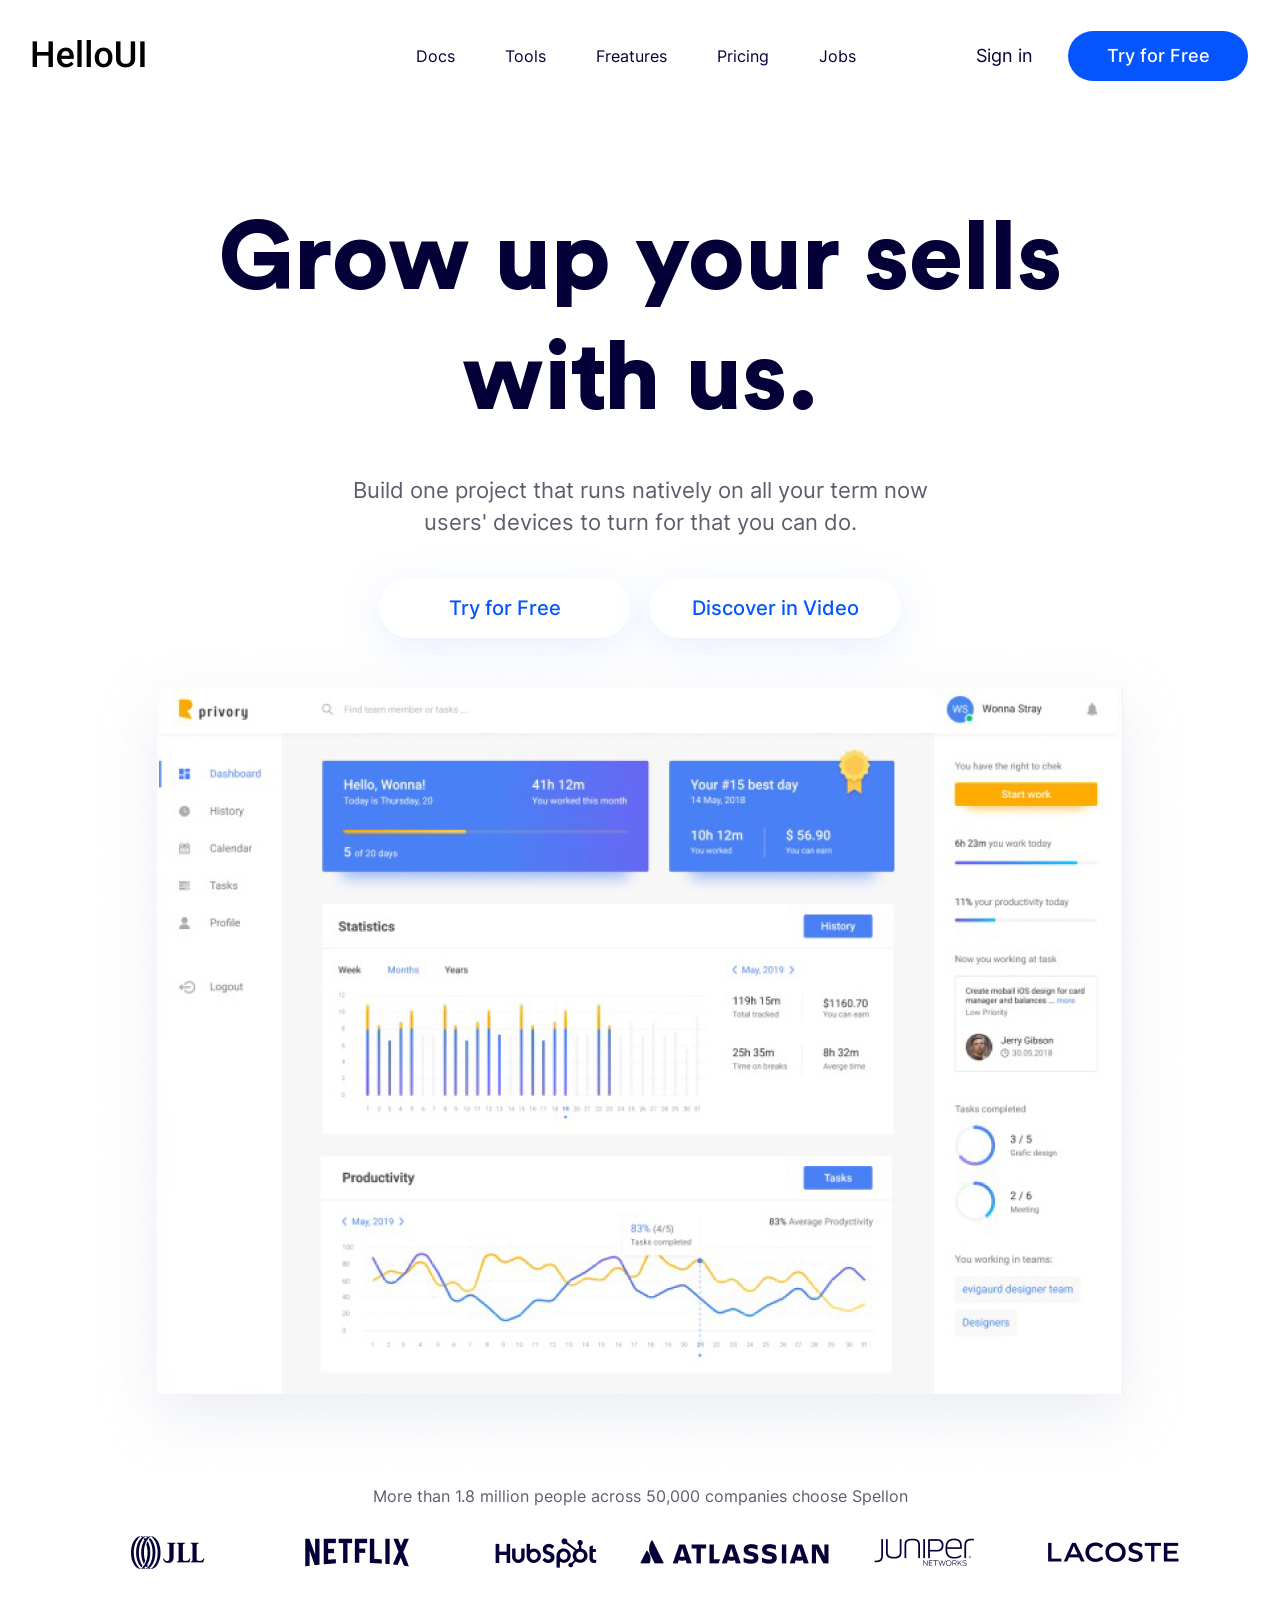
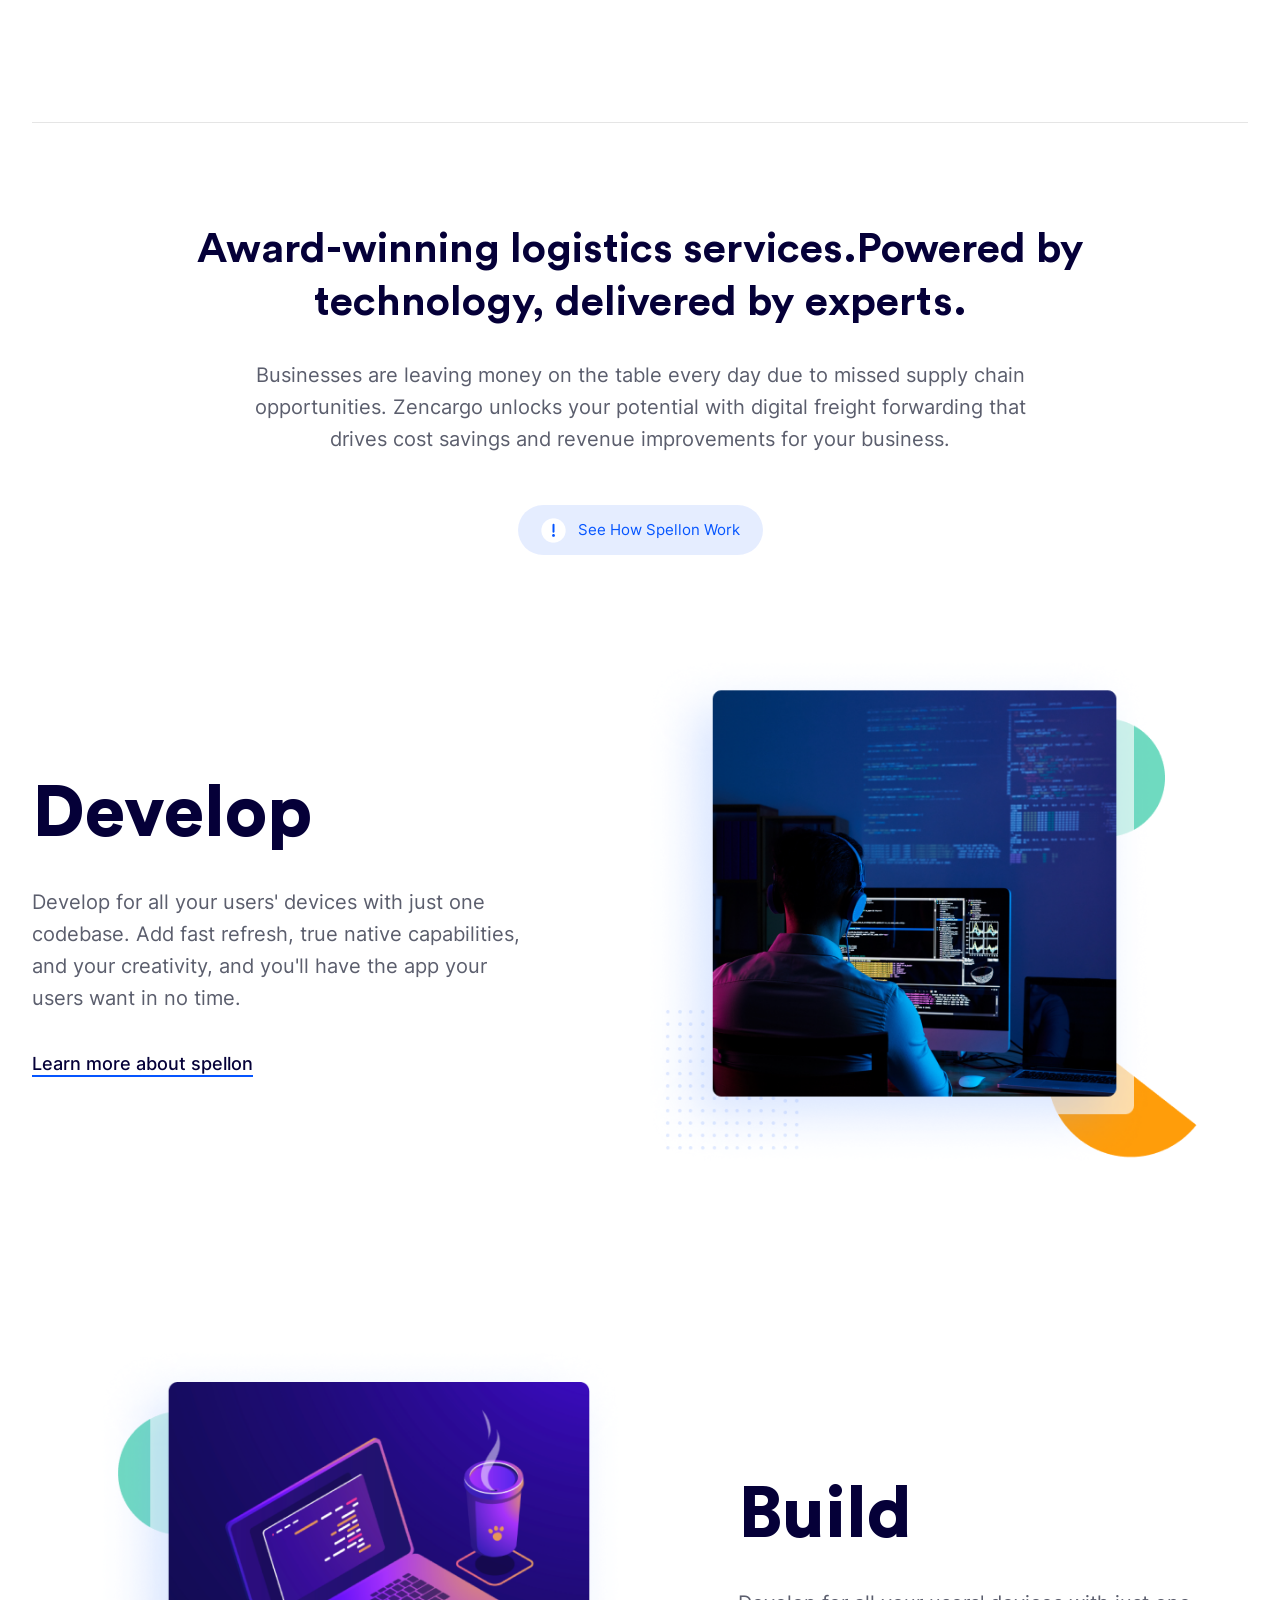
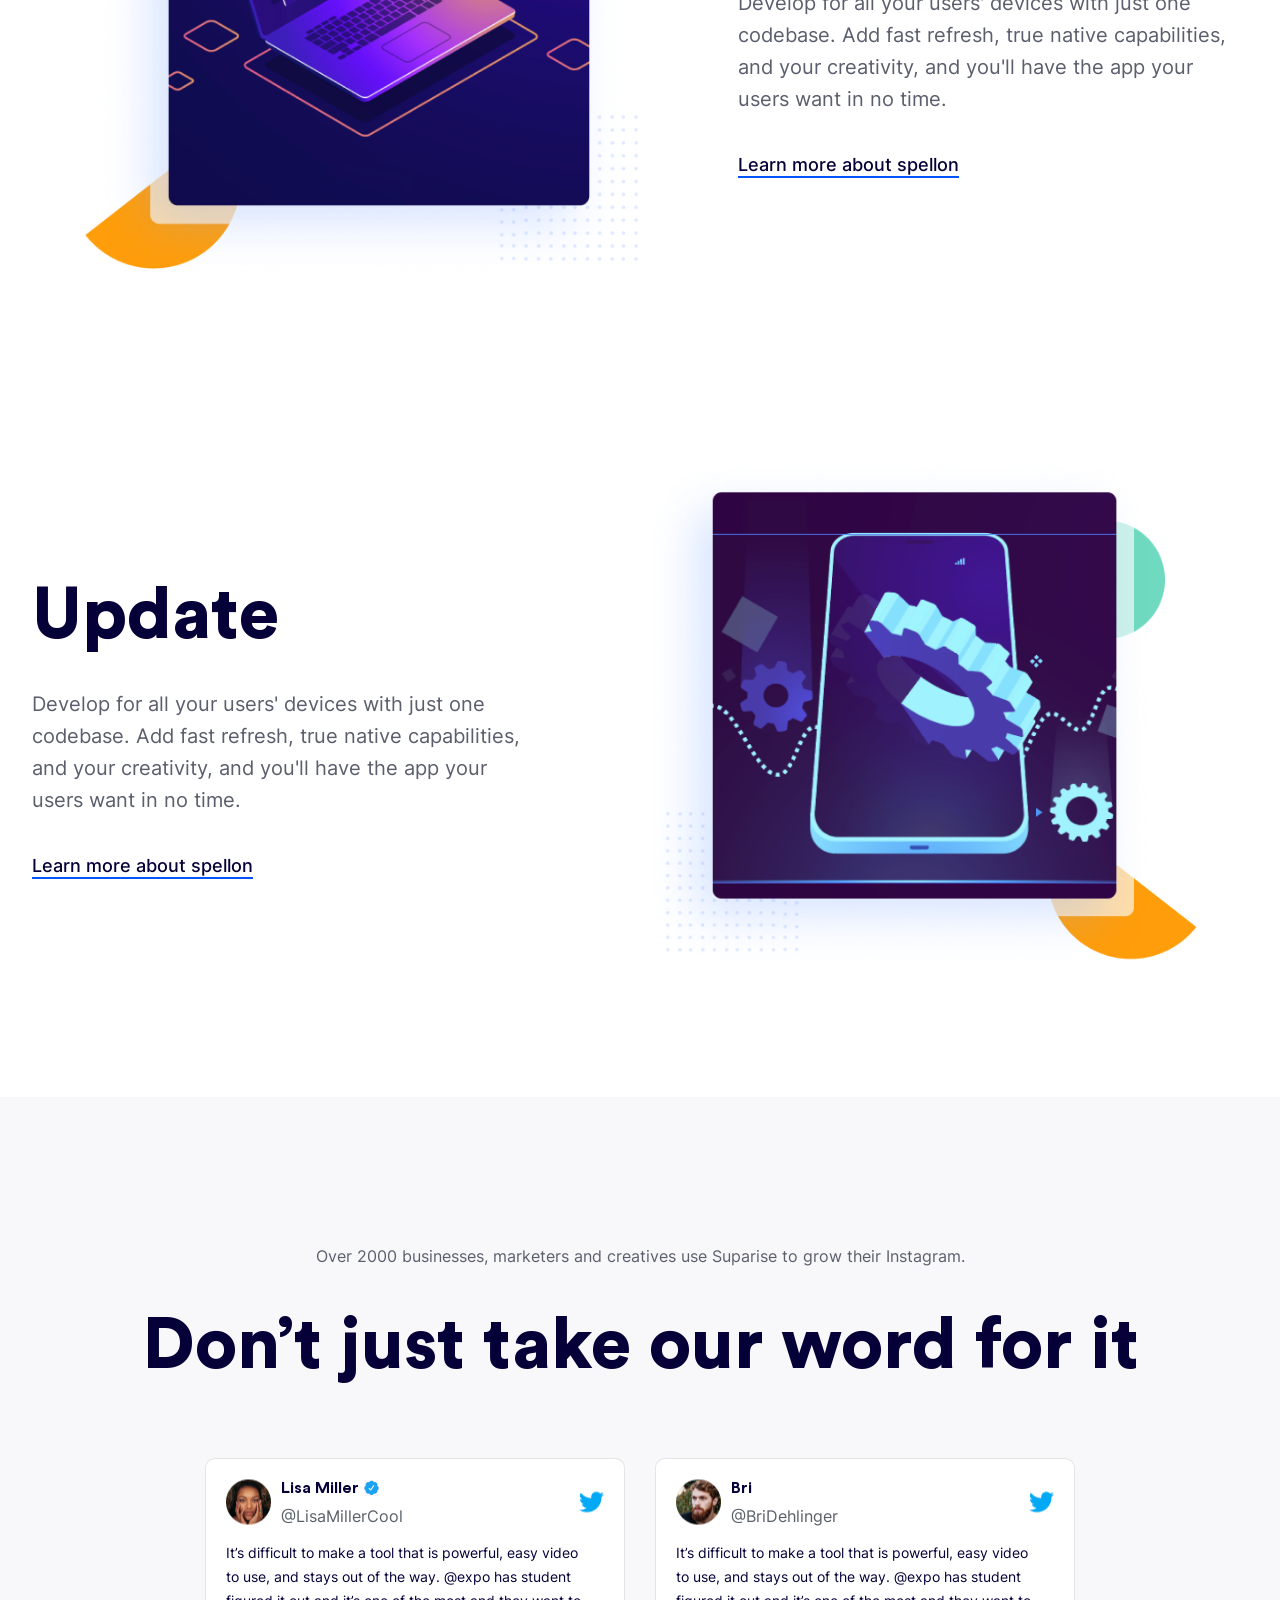
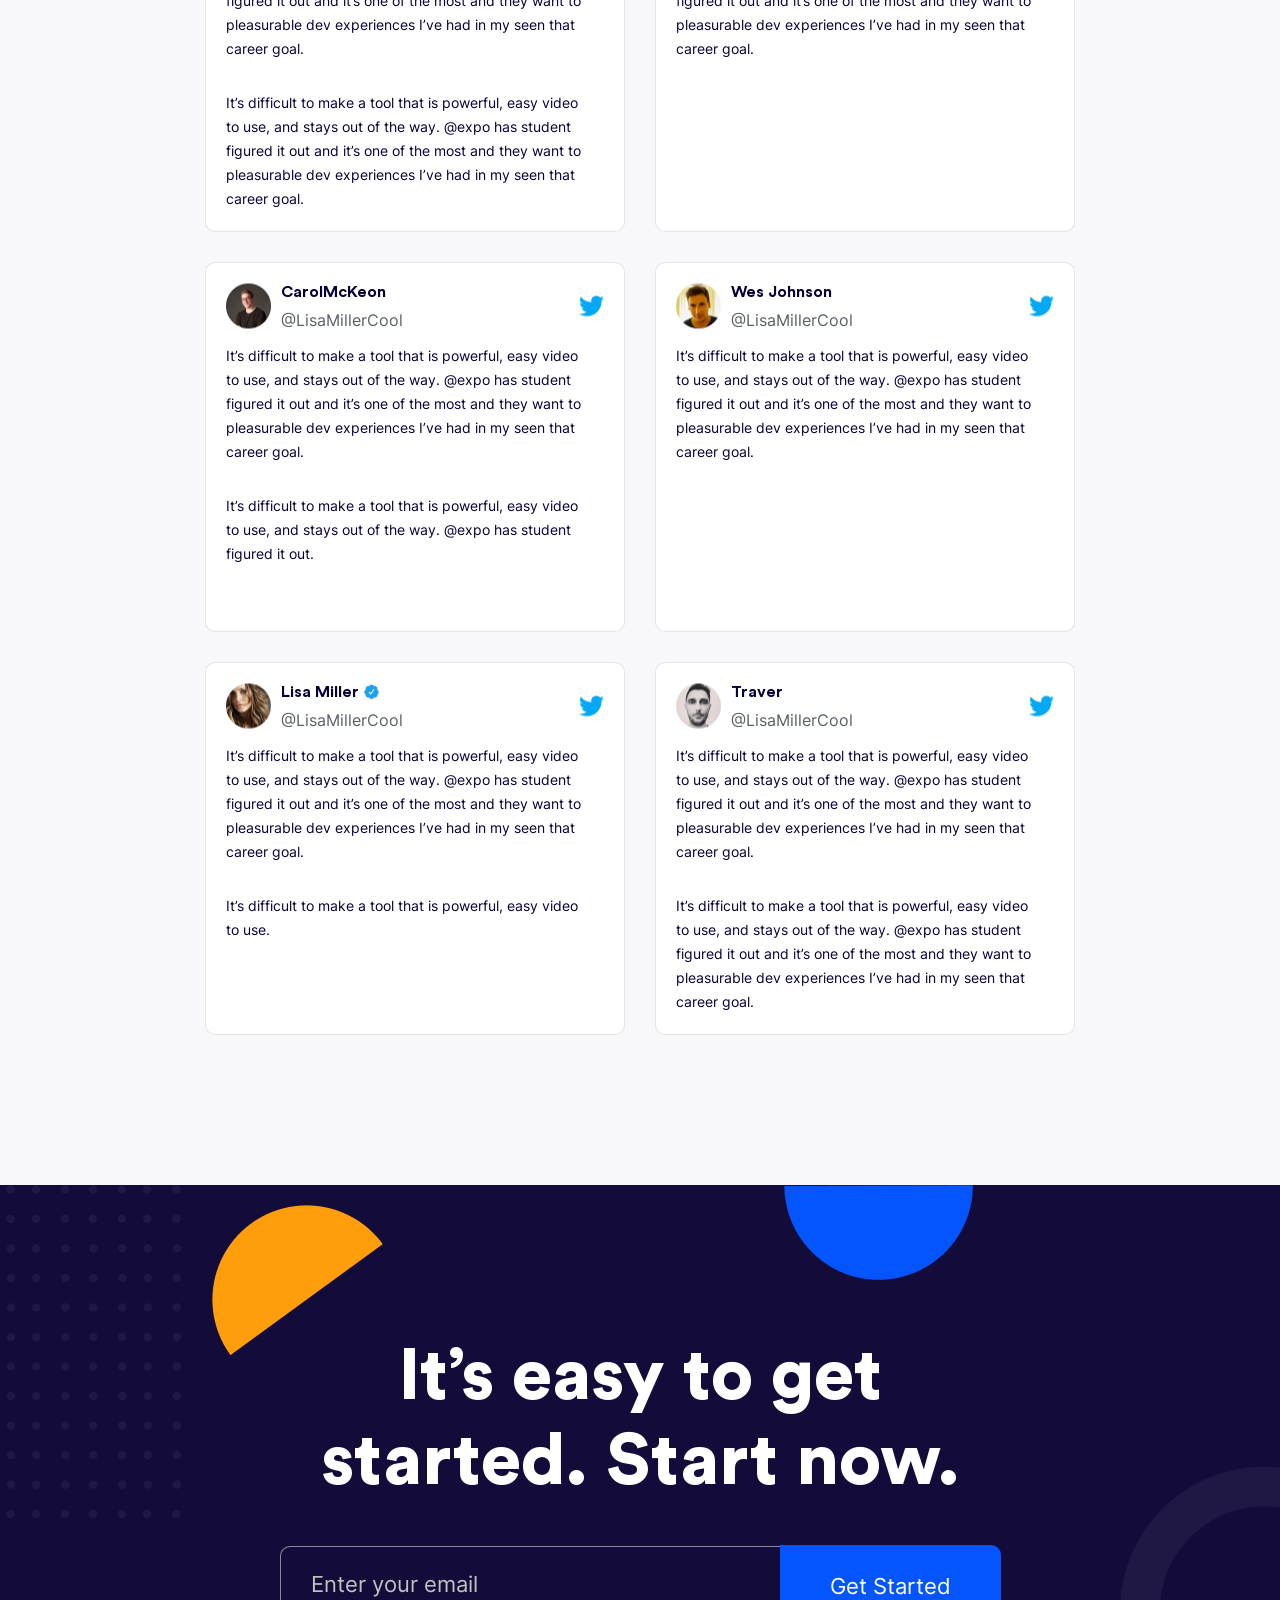
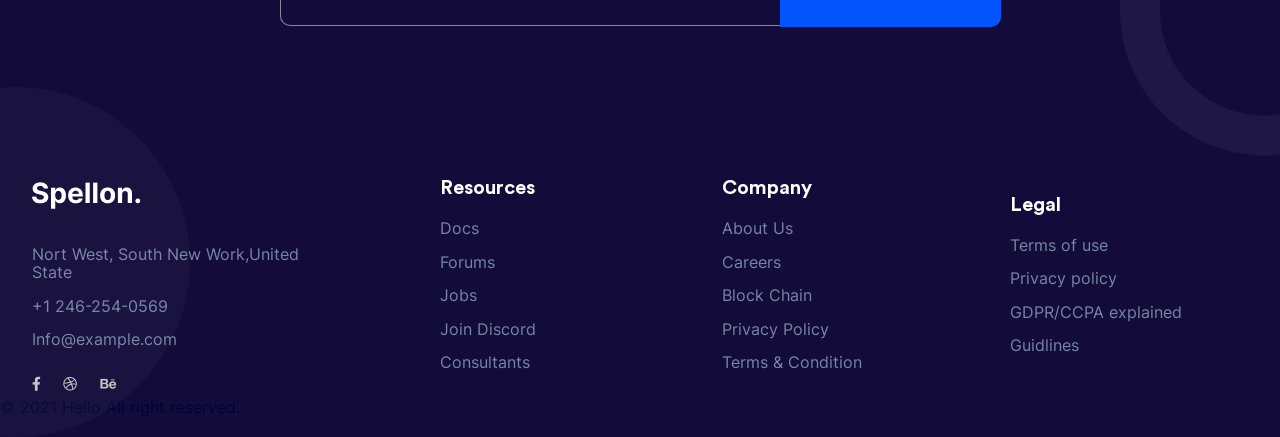
<file: index.html>
<!DOCTYPE html>
<html lang="en">

<head>
    <meta charset="UTF-8">
    <meta http-equiv="X-UA-Compatible" content="IE=edge">
    <meta name="viewport" content="width=device-width, initial-scale=1.0">
    <link rel="stylesheet" href="./assets/styles/main.css">
    <title>HelloUI</title>
</head>

<body>
    <header class="header">
        <div class="container header-wrap">
            <a href="#" class="header__logo">
                <img src="./assets/images/header-logo.png" alt="HelloUI-logo" class="header__logo-img">
            </a>
            <nav class="header__nav">
                <ul class="header__items">
                    <li class="header__item">
                        <a href="#" class="header__item-link">
                            Docs
                        </a>
                    </li>
                    <li class="header__item">
                        <a href="#" class="header__item-link">
                            Tools
                        </a>
                    </li>
                    <li class="header__item">
                        <a href="#" class="header__item-link">
                            Freatures
                        </a>
                    </li>
                    <li class="header__item">
                        <a href="#" class="header__item-link">
                            Pricing
                        </a>
                    </li>
                    <li class="header__item">
                        <a href="#" class="header__item-link">
                            Jobs
                        </a>
                    </li>
                </ul>
                <div class="header__btns">
                    <a href="#" class="header__btn-left">
                        Sign in
                    </a>
                    <a href="" class="header__btn-right">
                        Try for Free
                    </a>
                </div>
            </nav>
            <div class="hamburger hamburger--3dx">
                <div class="hamburger-box">
                    <div class="hamburger-inner"></div>
                </div>
            </div>
        </div>
    </header>
    <main>
        <section class="hero">
            <div class="container hero-wrap">
                <h1 class="hero__title">
                    Grow up your sells
                    with us.
                </h1>
                <p class="hero__descr">
                    Build one project that runs natively on all your term now
                    users' devices to turn for that you can do.
                </p>
                <div class="hero__btns">
                    <a href="#" class="hero__btn hero__btn-left">
                        Try for Free
                    </a>
                    <a href="#" class="hero__btn hero__btn-right">
                        Discover in Video
                    </a>
                </div>
                <div class="hero__image">
                    <img src="./assets/images/hero-image.png" alt="hero-image" class="hero__img">
                    <img src="./assets/images/hero-bg-left.png" alt="hero__bg-left" class="hero__bg-left">
                    <img src="./assets/images/hero-bg-right.png" alt="hero__bg-right" class="hero__bg-right">
                </div>
                <span class="hero__span">
                    More than 1.8 million people across 50,000 companies choose Spellon
                </span>
                <ul class="hero__items">
                    <li class="hero__item">
                        <a href="#" class="hero__item-link">
                            <img src="./assets/images/hero-item-1.png" alt="hero-item-1" class="hero__item-img">
                        </a>
                    </li>
                    <li class="hero__item">
                        <a href="#" class="hero__item-link">
                            <img src="./assets/images/hero-item-2.png" alt="hero-item-2" class="hero__item-img">
                        </a>
                    </li>
                    <li class="hero__item">
                        <a href="#" class="hero__item-link">
                            <img src="./assets/images/hero-item-3.png" alt="hero-item-3" class="hero__item-img">
                        </a>
                    </li>
                    <li class="hero__item">
                        <a href="#" class="hero__item-link">
                            <img src="./assets/images/hero-item-4.png" alt="hero-item-4" class="hero__item-img">
                        </a>
                    </li>
                    <li class="hero__item">
                        <a href="#" class="hero__item-link">
                            <img src="./assets/images/hero-item-5.png" alt="hero-item-5" class="hero__item-img">
                        </a>
                    </li>
                    <li class="hero__item">
                        <a href="#" class="hero__item-link">
                            <img src="./assets/images/hero-item-6.png" alt="hero-item-6" class="hero__item-img">
                        </a>
                    </li>
                </ul>
            </div>
        </section>
        <section class="services">
            <div class="container services-wrap">
                <h2 class="services__title">
                    Award-winning logistics services.Powered by
                    technology, delivered by experts.
                </h2>
                <p class="services__descr">
                    Businesses are leaving money on the table every day due to missed supply chain opportunities.
                    Zencargo unlocks your potential with digital freight forwarding that drives cost savings and revenue
                    improvements for your business.
                </p>
                <a href="#" class="services__btn">
                    See How Spellon Work
                </a>
                <ul class="services__items">
                    <li class="services__item">
                        <div class="services__item-content">
                            <h3 class="services__item-title">
                                Develop
                            </h3>
                            <p class="services__item-descr">
                                Develop for all your users' devices with just one codebase. Add fast refresh, true
                                native capabilities, and your creativity, and you'll have the app your users want in no
                                time.
                            </p>
                            <a href="#" class="services__item-link">
                                Learn more about spellon
                            </a>
                        </div>
                        <figure class="services__item-image">
                            <img src="./assets/images/services-item-1.png" alt="Develop" class="services__item-img">
                        </figure>
                    </li>
                    <li class="services__item">
                        <figure class="services__item-image">
                            <img src="./assets/images/services-item-2.png" alt="Build" class="services__item-img">
                        </figure>
                        <div class="services__item-content">
                            <h3 class="services__item-title">
                                Build
                            </h3>
                            <p class="services__item-descr">
                                Develop for all your users' devices with just one codebase. Add fast refresh, true
                                native capabilities, and your creativity, and you'll have the app your users want in no
                                time.
                            </p>
                            <a href="#" class="services__item-link">
                                Learn more about spellon
                            </a>
                        </div>
                    </li>
                    <li class="services__item">
                        <div class="services__item-content">
                            <h3 class="services__item-title">
                                Update
                            </h3>
                            <p class="services__item-descr">
                                Develop for all your users' devices with just one codebase. Add fast refresh, true
                                native capabilities, and your creativity, and you'll have the app your users want in no
                                time.
                            </p>
                            <a href="#" class="services__item-link">
                                Learn more about spellon
                            </a>
                        </div>
                        <figure class="services__item-image">
                            <img src="./assets/images/services-item-3.png" alt="Update" class="services__item-img">
                        </figure>
                    </li>
                </ul>
            </div>
        </section>
        <section class="reviews">
            <div class="container">
                <span class="reviews__span">
                    Over 2000 businesses, marketers and creatives use Suparise to grow their Instagram.
                </span>
                <h2 class="reviews__title">
                    Don’t just take our word for it
                </h2>
                <ul class="reviews__items">
                    <li class="reviews__item">
                        <div class="reviews__item-wrap reviews__item-wrap-1">
                            <span class="reviews__item-name reviews__item-name-confirm">
                                Lisa Miller
                            </span>
                            <span class="reviews__item-nickname">
                                @LisaMillerCool
                            </span>
                        </div>
                        <div class="reviews__item-text">
                            <p class="reviews__item-descr">
                                It’s difficult to make a tool that is powerful, easy video
                                to use, and stays out of the way. @expo has student
                                figured it out and it’s one of the most and they want to
                                pleasurable dev experiences I’ve had in my seen that
                                career goal.
                            </p>
                            <p class="reviews__item-descr">
                                It’s difficult to make a tool that is powerful, easy video
                                to use, and stays out of the way. @expo has student
                                figured it out and it’s one of the most and they want to
                                pleasurable dev experiences I’ve had in my seen that
                                career goal.
                            </p>
                        </div>
                    </li>
                    <li class="reviews__item">
                        <div class="reviews__item-wrap reviews__item-wrap-2">
                            <span class="reviews__item-name">
                                Bri
                            </span>
                            <span class="reviews__item-nickname">
                                @BriDehlinger
                            </span>
                        </div>
                        <div class="reviews__item-text">
                            <p class="reviews__item-descr">
                                It’s difficult to make a tool that is powerful, easy video
                                to use, and stays out of the way. @expo has student
                                figured it out and it’s one of the most and they want to
                                pleasurable dev experiences I’ve had in my seen that
                                career goal.
                            </p>
                        </div>
                    </li>
                    <li class="reviews__item">
                        <div class="reviews__item-wrap reviews__item-wrap-3">
                            <span class="reviews__item-name">
                                CarolMcKeon
                            </span>
                            <span class="reviews__item-nickname">
                                @LisaMillerCool
                            </span>
                        </div>
                        <div class="reviews__item-text">
                            <p class="reviews__item-descr">
                                It’s difficult to make a tool that is powerful, easy video
                                to use, and stays out of the way. @expo has student
                                figured it out and it’s one of the most and they want to
                                pleasurable dev experiences I’ve had in my seen that
                                career goal.
                            </p>
                            <p class="reviews__item-descr">
                                It’s difficult to make a tool that is powerful, easy video
                                to use, and stays out of the way. @expo has student
                                figured it out.
                            </p>
                        </div>
                    </li>
                    <li class="reviews__item">
                        <div class="reviews__item-wrap reviews__item-wrap-4">
                            <span class="reviews__item-name">
                                Wes Johnson
                            </span>
                            <span class="reviews__item-nickname">
                                @LisaMillerCool
                            </span>
                        </div>
                        <div class="reviews__item-text">
                            <p class="reviews__item-descr">
                                It’s difficult to make a tool that is powerful, easy video
                                to use, and stays out of the way. @expo has student
                                figured it out and it’s one of the most and they want to
                                pleasurable dev experiences I’ve had in my seen that
                                career goal.
                            </p>
                        </div>
                    </li>
                    <li class="reviews__item">
                        <div class="reviews__item-wrap reviews__item-wrap-5">
                            <span class="reviews__item-name reviews__item-name-confirm">
                                Lisa Miller
                            </span>
                            <span class="reviews__item-nickname">
                                @LisaMillerCool
                            </span>
                        </div>
                        <div class="reviews__item-text">
                            <p class="reviews__item-descr">
                                It’s difficult to make a tool that is powerful, easy video
                                to use, and stays out of the way. @expo has student
                                figured it out and it’s one of the most and they want to
                                pleasurable dev experiences I’ve had in my seen that
                                career goal.
                            </p>
                            <p class="reviews__item-descr">
                                It’s difficult to make a tool that is powerful, easy video
                                to use.
                            </p>
                        </div>
                    </li>
                    <li class="reviews__item">
                        <div class="reviews__item-wrap reviews__item-wrap-6">
                            <span class="reviews__item-name">
                                Traver
                            </span>
                            <span class="reviews__item-nickname">
                                @LisaMillerCool
                            </span>
                        </div>
                        <div class="reviews__item-text">
                            <p class="reviews__item-descr">
                                It’s difficult to make a tool that is powerful, easy video
                                to use, and stays out of the way. @expo has student
                                figured it out and it’s one of the most and they want to
                                pleasurable dev experiences I’ve had in my seen that
                                career goal.
                            </p>
                            <p class="reviews__item-descr">
                                It’s difficult to make a tool that is powerful, easy video
                                to use, and stays out of the way. @expo has student
                                figured it out and it’s one of the most and they want to
                                pleasurable dev experiences I’ve had in my seen that
                                career goal.
                            </p>
                        </div>
                    </li>
                </ul>
            </div>
        </section>
    </main>
    <footer class="footer">
        <div class="container">
            <h2 class="footer__title">
                It’s easy to get
                started. Start now.
            </h2>
            <form class="footer__form">
                <input type="text" class="footer__input" placeholder="Enter your email">
                <button class="footer__btn" type="button">
                    Get Started
                </button>
            </form>
            <div class="footer-wrap">
                <div class="footer-item">
                    <a href="#" class="footer__logo">
                        <img src="./assets/images/footer-logo.png" alt="footer-logo" class="footer__logo-img">
                    </a>
                    <ul class="footer__items">
                        <li class="footer__item">
                            Nort West, South New Work,United State
                        </li>
                        <li class="footer__item">
                            <a href="tel:12462540569" class="footer__item-link">
                                +1 246-254-0569
                            </a>
                        </li>
                        <li class="footer__item">
                            <a href="mailto:Info@example.com" class="footer__item-link">
                                Info@example.com
                            </a>
                        </li>
                    </ul>
                    <ul class="footer__social">
                        <li class="footer__social-item">
                            <a href="#" class="footer__social-link">
                                <img src="./assets/images/footer-item-1.png" alt="footer-item-1"
                                    class="footer__social-img">
                            </a>
                        </li>
                        <li class="footer__social-item">
                            <a href="#" class="footer__social-link">
                                <img src="./assets/images/footer-item-2.png" alt="footer-item-2"
                                    class="footer__social-img">
                            </a>
                        </li>
                        <li class="footer__social-item">
                            <a href="#" class="footer__social-link">
                                <img src="./assets/images/footer-item-3.png" alt="footer-item-3"
                                    class="footer__social-img">
                            </a>
                        </li>
                    </ul>
                </div>
                <div class="footer-item">
                    <h3 class="footer__title-sml">
                        Resources
                    </h3>
                    <ul class="footer__items">
                        <li class="footer__item">
                            <a href="#" class="footer__item-link">
                                Docs
                            </a>
                        </li>
                        <li class="footer__item">
                            <a href="#" class="footer__item-link">
                                Forums
                            </a>
                        </li>
                        <li class="footer__item">
                            <a href="#" class="footer__item-link">
                                Jobs
                            </a>
                        </li>
                        <li class="footer__item">
                            <a href="#" class="footer__item-link">
                                Join Discord
                            </a>
                        </li>
                        <li class="footer__item">
                            <a href="#" class="footer__item-link">
                                Consultants
                            </a>
                        </li>
                    </ul>
                </div>
                <div class="footer-item">
                    <h3 class="footer__title-sml">
                        Company
                    </h3>
                    <ul class="footer__items">
                        <li class="footer__item">
                            <a href="#" class="footer__item-link">
                                About Us
                            </a>
                        </li>
                        <li class="footer__item">
                            <a href="#" class="footer__item-link">
                                Careers
                            </a>
                        </li>
                        <li class="footer__item">
                            <a href="#" class="footer__item-link">
                                Block Chain
                            </a>
                        </li>
                        <li class="footer__item">
                            <a href="#" class="footer__item-link">
                                Privacy Policy
                            </a>
                        </li>
                        <li class="footer__item">
                            <a href="#" class="footer__item-link">
                                Terms & Condition
                            </a>
                        </li>
                    </ul>
                </div>
                <div class="footer-item">
                    <h3 class="footer__title-sml">
                        Legal
                    </h3>
                    <ul class="footer__items">
                        <li class="footer__item">
                            <a href="#" class="footer__item-link">
                                Terms of use
                            </a>
                        </li>
                        <li class="footer__item">
                            <a href="#" class="footer__item-link">
                                Privacy policy
                            </a>
                        </li>
                        <li class="footer__item">
                            <a href="#" class="footer__item-link">
                                GDPR/CCPA explained
                            </a>
                        </li>
                        <li class="footer__item">
                            <a href="#" class="footer__item-link">
                                Guidlines
                            </a>
                        </li>
                    </ul>
                </div>
            </div>
        </div>
        <img src="./assets/images/footer-bg-point.png" alt="footer-bg-point" class="footer__bg-point">
        <img src="./assets/images/footer-circle-big.png" alt="footer-circle-big" class="footer__bg-circle">
        <img src="./assets/images/footer-circle-sml.png" alt="footer-circle-sml" class="footer__bg-circle-sml">
        <img src="./assets/images/footer-circle-b.png" alt="footer-circle-b" class="footer__bg-circle-b">
        <img src="./assets/images/footer-circle-y.png" alt="footer-circle-y" class="footer__bg-circle-y">
        <div class="footer__copyright">
            &#169; 2021 Hello All right reserved.
        </div>
    </footer>
    <script src="./assets/js/humburger.js"></script>
</body>

</html>
</file>
<file: assets/styles/main.css>
/*! normalize.css v8.0.1 | MIT License | github.com/necolas/normalize.css */
/* Document
   ========================================================================== */
/**
 * 1. Correct the line height in all browsers.
 * 2. Prevent adjustments of font size after orientation changes in iOS.
 */
html {
  line-height: 1.15;
  /* 1 */
  -webkit-text-size-adjust: 100%;
  /* 2 */
}

/* Sections
   ========================================================================== */
/**
 * Remove the margin in all browsers.
 */
body {
  margin: 0;
}

/**
 * Render the `main` element consistently in IE.
 */
main {
  display: block;
}

/**
 * Correct the font size and margin on `h1` elements within `section` and
 * `article` contexts in Chrome, Firefox, and Safari.
 */
h1 {
  font-size: 2em;
  margin: 0.67em 0;
}

/* Grouping content
   ========================================================================== */
/**
 * 1. Add the correct box sizing in Firefox.
 * 2. Show the overflow in Edge and IE.
 */
hr {
  -webkit-box-sizing: content-box;
          box-sizing: content-box;
  /* 1 */
  height: 0;
  /* 1 */
  overflow: visible;
  /* 2 */
}

/**
 * 1. Correct the inheritance and scaling of font size in all browsers.
 * 2. Correct the odd `em` font sizing in all browsers.
 */
pre {
  font-family: monospace, monospace;
  /* 1 */
  font-size: 1em;
  /* 2 */
}

/* Text-level semantics
   ========================================================================== */
/**
 * Remove the gray background on active links in IE 10.
 */
a {
  background-color: transparent;
}

/**
 * 1. Remove the bottom border in Chrome 57-
 * 2. Add the correct text decoration in Chrome, Edge, IE, Opera, and Safari.
 */
abbr[title] {
  border-bottom: none;
  /* 1 */
  text-decoration: underline;
  /* 2 */
  -webkit-text-decoration: underline dotted;
          text-decoration: underline dotted;
  /* 2 */
}

/**
 * Add the correct font weight in Chrome, Edge, and Safari.
 */
b,
strong {
  font-weight: bolder;
}

/**
 * 1. Correct the inheritance and scaling of font size in all browsers.
 * 2. Correct the odd `em` font sizing in all browsers.
 */
code,
kbd,
samp {
  font-family: monospace, monospace;
  /* 1 */
  font-size: 1em;
  /* 2 */
}

/**
 * Add the correct font size in all browsers.
 */
small {
  font-size: 80%;
}

/**
 * Prevent `sub` and `sup` elements from affecting the line height in
 * all browsers.
 */
sub,
sup {
  font-size: 75%;
  line-height: 0;
  position: relative;
  vertical-align: baseline;
}

sub {
  bottom: -0.25em;
}

sup {
  top: -0.5em;
}

/* Embedded content
   ========================================================================== */
/**
 * Remove the border on images inside links in IE 10.
 */
img {
  border-style: none;
}

/* Forms
   ========================================================================== */
/**
 * 1. Change the font styles in all browsers.
 * 2. Remove the margin in Firefox and Safari.
 */
button,
input,
optgroup,
select,
textarea {
  font-family: inherit;
  /* 1 */
  font-size: 100%;
  /* 1 */
  line-height: 1.15;
  /* 1 */
  margin: 0;
  /* 2 */
}

/**
 * Show the overflow in IE.
 * 1. Show the overflow in Edge.
 */
button,
input {
  /* 1 */
  overflow: visible;
}

/**
 * Remove the inheritance of text transform in Edge, Firefox, and IE.
 * 1. Remove the inheritance of text transform in Firefox.
 */
button,
select {
  /* 1 */
  text-transform: none;
}

/**
 * Correct the inability to style clickable types in iOS and Safari.
 */
button,
[type="button"],
[type="reset"],
[type="submit"] {
  -webkit-appearance: button;
}

/**
 * Remove the inner border and padding in Firefox.
 */
button::-moz-focus-inner,
[type="button"]::-moz-focus-inner,
[type="reset"]::-moz-focus-inner,
[type="submit"]::-moz-focus-inner {
  border-style: none;
  padding: 0;
}

/**
 * Restore the focus styles unset by the previous rule.
 */
button:-moz-focusring,
[type="button"]:-moz-focusring,
[type="reset"]:-moz-focusring,
[type="submit"]:-moz-focusring {
  outline: 1px dotted ButtonText;
}

/**
 * Correct the padding in Firefox.
 */
fieldset {
  padding: 0.35em 0.75em 0.625em;
}

/**
 * 1. Correct the text wrapping in Edge and IE.
 * 2. Correct the color inheritance from `fieldset` elements in IE.
 * 3. Remove the padding so developers are not caught out when they zero out
 *    `fieldset` elements in all browsers.
 */
legend {
  -webkit-box-sizing: border-box;
          box-sizing: border-box;
  /* 1 */
  color: inherit;
  /* 2 */
  display: table;
  /* 1 */
  max-width: 100%;
  /* 1 */
  padding: 0;
  /* 3 */
  white-space: normal;
  /* 1 */
}

/**
 * Add the correct vertical alignment in Chrome, Firefox, and Opera.
 */
progress {
  vertical-align: baseline;
}

/**
 * Remove the default vertical scrollbar in IE 10+.
 */
textarea {
  overflow: auto;
}

/**
 * 1. Add the correct box sizing in IE 10.
 * 2. Remove the padding in IE 10.
 */
[type="checkbox"],
[type="radio"] {
  -webkit-box-sizing: border-box;
          box-sizing: border-box;
  /* 1 */
  padding: 0;
  /* 2 */
}

/**
 * Correct the cursor style of increment and decrement buttons in Chrome.
 */
[type="number"]::-webkit-inner-spin-button,
[type="number"]::-webkit-outer-spin-button {
  height: auto;
}

/**
 * 1. Correct the odd appearance in Chrome and Safari.
 * 2. Correct the outline style in Safari.
 */
[type="search"] {
  -webkit-appearance: textfield;
  /* 1 */
  outline-offset: -2px;
  /* 2 */
}

/**
 * Remove the inner padding in Chrome and Safari on macOS.
 */
[type="search"]::-webkit-search-decoration {
  -webkit-appearance: none;
}

/**
 * 1. Correct the inability to style clickable types in iOS and Safari.
 * 2. Change font properties to `inherit` in Safari.
 */
::-webkit-file-upload-button {
  -webkit-appearance: button;
  /* 1 */
  font: inherit;
  /* 2 */
}

/* Interactive
   ========================================================================== */
/*
 * Add the correct display in Edge, IE 10+, and Firefox.
 */
details {
  display: block;
}

/*
 * Add the correct display in all browsers.
 */
summary {
  display: list-item;
}

/* Misc
   ========================================================================== */
/**
 * Add the correct display in IE 10+.
 */
template {
  display: none;
}

/**
 * Add the correct display in IE 10.
 */
[hidden] {
  display: none;
}

@font-face {
  font-family: 'Inter';
  src: url("./../fonts/Inter-Medium.woff2") format("woff2");
  font-weight: 500;
  font-style: normal;
  font-display: swap;
}

@font-face {
  font-family: 'Inter';
  src: url("./../fonts/Inter-Regular.woff2") format("woff2");
  font-weight: normal;
  font-style: normal;
  font-display: swap;
}

@font-face {
  font-family: 'Circular Std';
  src: url("./../fonts/CircularStd-Black.woff2") format("woff2");
  font-weight: 900;
  font-style: normal;
  font-display: swap;
}

@font-face {
  font-family: 'Circular Std';
  src: url("./../fonts/CircularStd-Bold.woff2") format("woff2");
  font-weight: bold;
  font-style: normal;
  font-display: swap;
}

* {
  -webkit-box-sizing: border-box;
          box-sizing: border-box;
}

html {
  font-family: 'Circular Std', sans-serif;
  font-family: 'Inter', sans-serif;
  font-size: 16px;
  font-weight: 400;
  color: #050038;
}

h1,
h2,
h3,
h4,
h5,
h6,
p,
ul,
li {
  margin: 0;
  padding: 0;
}

li {
  list-style: none;
}

a {
  text-decoration: none;
  display: inline-block;
}

.container {
  max-width: 1320px;
  margin: 0 auto;
}

@media (max-width: 1366px) {
  .container {
    max-width: 95%;
  }
}

button {
  outline: none;
  cursor: pointer;
  border: none;
}

input {
  outline: none;
  display: inline-block;
  border: none;
}

textarea {
  border: none;
}

figure {
  margin: 0;
}

img {
  max-width: 100%;
}

.header {
  padding-top: 31px;
}

@media (max-width: 768px) {
  .header__logo {
    scale: 0.8;
  }
}

.header-wrap {
  display: -webkit-box;
  display: -ms-flexbox;
  display: flex;
  -webkit-box-pack: justify;
      -ms-flex-pack: justify;
          justify-content: space-between;
  -webkit-box-align: center;
      -ms-flex-align: center;
          align-items: center;
}

.header__nav {
  display: -webkit-box;
  display: -ms-flexbox;
  display: flex;
  gap: 120px;
}

@media (max-width: 1024px) {
  .header__nav {
    position: fixed;
    left: 0;
    top: 0;
    overflow-x: hidden;
    height: 100vh;
    max-width: 250px;
    -webkit-transform: translateX(-150vw);
            transform: translateX(-150vw);
    width: 90%;
    overflow-y: auto;
    gap: 5px;
    padding: 15px;
    background-color: #0555FF;
    z-index: 100;
  }
}

.header__items {
  display: -webkit-box;
  display: -ms-flexbox;
  display: flex;
  -webkit-box-align: center;
      -ms-flex-align: center;
          align-items: center;
  gap: 50px;
}

@media (max-width: 1024px) {
  .header__items {
    -webkit-box-orient: vertical;
    -webkit-box-direction: normal;
        -ms-flex-direction: column;
            flex-direction: column;
    gap: 15px;
    -webkit-box-align: start;
        -ms-flex-align: start;
            align-items: flex-start;
    margin-bottom: 10px;
  }
}

.header__item-link {
  color: #050038;
}

@media (max-width: 1024px) {
  .header__item-link {
    color: #fff;
    font-size: 14px;
  }
}

@media (max-width: 768px) {
  .header__item-link {
    font-size: 12px;
  }
}

.header__item-link:hover {
  color: #0555FF;
  -webkit-transition: .5s all ease-in-out;
  transition: .5s all ease-in-out;
}

@media (max-width: 1024px) {
  .header__item-link:hover {
    color: #050038;
  }
}

.header__btns {
  display: -webkit-box;
  display: -ms-flexbox;
  display: flex;
  -webkit-box-align: center;
      -ms-flex-align: center;
          align-items: center;
  gap: 35px;
}

@media (max-width: 1024px) {
  .header__btns {
    -webkit-box-orient: vertical;
    -webkit-box-direction: normal;
        -ms-flex-direction: column;
            flex-direction: column;
    gap: 10px;
    -webkit-box-align: start;
        -ms-flex-align: start;
            align-items: flex-start;
  }
}

.header__btn-left {
  font-size: 18px;
  color: #050038;
}

@media (max-width: 1024px) {
  .header__btn-left {
    color: #fff;
    font-size: 10px;
  }
}

.header__btn-left:hover {
  color: #0555FF;
  -webkit-transition: .5s all ease-in-out;
  transition: .5s all ease-in-out;
}

@media (max-width: 1024px) {
  .header__btn-left:hover {
    color: #050038;
  }
}

.header__btn-right {
  font-size: 18px;
  font-weight: 500;
  color: #fff;
  text-align: center;
  width: 180px;
  line-height: 50px;
  background-color: #0555FF;
  border-radius: 30px;
}

@media (max-width: 1024px) {
  .header__btn-right {
    font-size: 10px;
    width: unset;
    line-height: unset;
  }
}

.header__btn-right:hover {
  color: #050038;
  -webkit-transition: .5s all ease-in-out;
  transition: .5s all ease-in-out;
}

@media (max-width: 1024px) {
  .header__btn-right:hover {
    color: #050038;
  }
}

.header__nav.active {
  -webkit-transform: translateX(0);
          transform: translateX(0);
  -webkit-transition: all 0.5s ease-in-out;
  transition: all 0.5s ease-in-out;
  -webkit-box-orient: vertical;
  -webkit-box-direction: normal;
      -ms-flex-direction: column;
          flex-direction: column;
}

.hamburger {
  padding: 15px 15px;
  display: none;
  cursor: pointer;
  -webkit-transition-property: opacity, -webkit-filter;
  transition-property: opacity, -webkit-filter;
  transition-property: opacity, filter;
  transition-property: opacity, filter, -webkit-filter;
  -webkit-transition-duration: 0.15s;
          transition-duration: 0.15s;
  -webkit-transition-timing-function: linear;
          transition-timing-function: linear;
  font: inherit;
  color: inherit;
  text-transform: none;
  background-color: transparent;
  border: 0;
  margin: 0;
  overflow: visible;
}

@media (max-width: 1024px) {
  .hamburger {
    display: block;
  }
}

@media (max-width: 768px) {
  .hamburger {
    scale: 0.9;
  }
}

.hamburger:hover {
  opacity: 0.7;
}

.hamburger.is-active:hover {
  opacity: 0.7;
}

.hamburger.is-active .hamburger-inner,
.hamburger.is-active .hamburger-inner::before,
.hamburger.is-active .hamburger-inner::after {
  background-color: #000;
}

.hamburger-box {
  width: 40px;
  height: 24px;
  display: inline-block;
  position: relative;
}

.hamburger-inner {
  display: block;
  top: 50%;
  margin-top: -2px;
}

.hamburger-inner,
.hamburger-inner::before,
.hamburger-inner::after {
  width: 40px;
  height: 4px;
  background-color: #000;
  border-radius: 4px;
  position: absolute;
  -webkit-transition-property: -webkit-transform;
  transition-property: -webkit-transform;
  transition-property: transform;
  transition-property: transform, -webkit-transform;
  -webkit-transition-duration: 0.15s;
          transition-duration: 0.15s;
  -webkit-transition-timing-function: ease;
          transition-timing-function: ease;
}

.hamburger-inner::before,
.hamburger-inner::after {
  content: "";
  display: block;
}

.hamburger-inner::before {
  top: -10px;
}

.hamburger-inner::after {
  bottom: -10px;
}

/*
     * 3DX
     */
.hamburger--3dx .hamburger-box {
  -webkit-perspective: 80px;
          perspective: 80px;
}

.hamburger--3dx .hamburger-inner {
  -webkit-transition: background-color 0s 0.1s cubic-bezier(0.645, 0.045, 0.355, 1), -webkit-transform 0.15s cubic-bezier(0.645, 0.045, 0.355, 1);
  transition: background-color 0s 0.1s cubic-bezier(0.645, 0.045, 0.355, 1), -webkit-transform 0.15s cubic-bezier(0.645, 0.045, 0.355, 1);
  transition: transform 0.15s cubic-bezier(0.645, 0.045, 0.355, 1), background-color 0s 0.1s cubic-bezier(0.645, 0.045, 0.355, 1);
  transition: transform 0.15s cubic-bezier(0.645, 0.045, 0.355, 1), background-color 0s 0.1s cubic-bezier(0.645, 0.045, 0.355, 1), -webkit-transform 0.15s cubic-bezier(0.645, 0.045, 0.355, 1);
}

.hamburger--3dx .hamburger-inner::before,
.hamburger--3dx .hamburger-inner::after {
  -webkit-transition: -webkit-transform 0s 0.1s cubic-bezier(0.645, 0.045, 0.355, 1);
  transition: -webkit-transform 0s 0.1s cubic-bezier(0.645, 0.045, 0.355, 1);
  transition: transform 0s 0.1s cubic-bezier(0.645, 0.045, 0.355, 1);
  transition: transform 0s 0.1s cubic-bezier(0.645, 0.045, 0.355, 1), -webkit-transform 0s 0.1s cubic-bezier(0.645, 0.045, 0.355, 1);
}

.hamburger--3dx.is-active .hamburger-inner {
  background-color: transparent !important;
  -webkit-transform: rotateY(180deg);
          transform: rotateY(180deg);
}

.hamburger--3dx.is-active .hamburger-inner::before {
  -webkit-transform: translate3d(0, 10px, 0) rotate(45deg);
          transform: translate3d(0, 10px, 0) rotate(45deg);
}

.hamburger--3dx.is-active .hamburger-inner::after {
  -webkit-transform: translate3d(0, -10px, 0) rotate(-45deg);
          transform: translate3d(0, -10px, 0) rotate(-45deg);
}

.hero {
  padding: 118px 0 0;
}

@media (max-width: 1024px) {
  .hero {
    padding: 50px 0;
  }
}

.hero-wrap {
  padding-bottom: 150px;
  border-bottom: 1px solid rgba(0, 0, 0, 0.1);
  display: -webkit-box;
  display: -ms-flexbox;
  display: flex;
  -webkit-box-orient: vertical;
  -webkit-box-direction: normal;
      -ms-flex-direction: column;
          flex-direction: column;
  -webkit-box-align: center;
      -ms-flex-align: center;
          align-items: center;
}

@media (max-width: 1024px) {
  .hero-wrap {
    padding-bottom: 75px;
  }
}

.hero__title {
  font-family: 'Circular Std', sans-serif;
  font-size: 96px;
  line-height: 120px;
  font-weight: 900;
  text-align: center;
  max-width: 950px;
  width: 100%;
  margin-bottom: 35px;
}

@media (max-width: 1024px) {
  .hero__title {
    font-size: 55px;
    line-height: 80px;
  }
}

@media (max-width: 768px) {
  .hero__title {
    font-size: 40px;
    line-height: 50px;
    margin-bottom: 20px;
  }
}

@media (max-width: 480px) {
  .hero__title {
    font-size: 28px;
    line-height: 30px;
  }
}

.hero__descr {
  font-size: 22px;
  line-height: 32px;
  color: #5B5E6D;
  text-align: center;
  max-width: 630px;
  width: 100%;
  margin-bottom: 40px;
}

@media (max-width: 1024px) {
  .hero__descr {
    font-size: 18px;
    line-height: 26px;
  }
}

@media (max-width: 768px) {
  .hero__descr {
    font-size: 16px;
    line-height: 22px;
  }
}

@media (max-width: 480px) {
  .hero__descr {
    font-size: 12px;
    line-height: 18px;
  }
}

.hero__btns {
  display: -webkit-box;
  display: -ms-flexbox;
  display: flex;
  -webkit-box-align: center;
      -ms-flex-align: center;
          align-items: center;
  gap: 20px;
}

@media (max-width: 768px) {
  .hero__btns {
    -webkit-box-orient: vertical;
    -webkit-box-direction: normal;
        -ms-flex-direction: column;
            flex-direction: column;
  }
}

.hero__btn {
  font-size: 20px;
  font-weight: 500;
  color: #0555FF;
  background-color: #fff;
  text-align: center;
  -webkit-box-shadow: 0px 10px 40px rgba(176, 201, 253, 0.3);
          box-shadow: 0px 10px 40px rgba(176, 201, 253, 0.3);
  border-radius: 30px;
  width: 251px;
  line-height: 60px;
}

.hero__btn:hover {
  background-color: #0555FF;
  color: #fff;
  -webkit-transition: .5s all ease-in-out;
  transition: .5s all ease-in-out;
}

@media (max-width: 768px) {
  .hero__btn {
    width: 170px;
    font-size: 16px;
    line-height: 40px;
  }
}

@media (max-width: 480px) {
  .hero__btn {
    font-size: 12px;
    width: 120px;
    line-height: 30px;
  }
}

.hero__image {
  position: relative;
}

.hero__bg-left {
  position: absolute;
  left: -65px;
  top: 50%;
  -webkit-transform: translateY(-50%);
          transform: translateY(-50%);
}

@media (max-width: 1366px) {
  .hero__bg-left {
    display: none;
  }
}

.hero__bg-right {
  position: absolute;
  right: -130px;
  top: 50%;
  -webkit-transform: translateY(-50%);
          transform: translateY(-50%);
}

@media (max-width: 1366px) {
  .hero__bg-right {
    display: none;
  }
}

.hero__span {
  color: #5B5E6D;
  margin-bottom: 30px;
}

.hero__items {
  display: -ms-grid;
  display: grid;
  -webkit-box-pack: center;
      -ms-flex-pack: center;
          justify-content: center;
  place-items: center;
  -ms-grid-columns: (1fr)[6];
      grid-template-columns: repeat(6, 1fr);
}

@media (max-width: 1024px) {
  .hero__items {
    -ms-grid-columns: (1fr)[3];
        grid-template-columns: repeat(3, 1fr);
    gap: 40px;
  }
}

@media (max-width: 768px) {
  .hero__items {
    -ms-grid-columns: (1fr)[2];
        grid-template-columns: repeat(2, 1fr);
  }
}

@media (max-width: 480px) {
  .hero__items {
    -ms-grid-columns: 1fr;
        grid-template-columns: 1fr;
  }
}

.services {
  padding: 100px 0;
}

@media (max-width: 1024px) {
  .services {
    padding: 50px 0;
  }
}

.services-wrap {
  display: -webkit-box;
  display: -ms-flexbox;
  display: flex;
  -webkit-box-orient: vertical;
  -webkit-box-direction: normal;
      -ms-flex-direction: column;
          flex-direction: column;
  -webkit-box-align: center;
      -ms-flex-align: center;
          align-items: center;
}

.services__title {
  font-family: 'Circular Std', sans-serif;
  font-size: 42px;
  line-height: 53px;
  text-align: center;
  max-width: 895px;
  width: 100%;
  margin-bottom: 30px;
}

@media (max-width: 1024px) {
  .services__title {
    font-size: 32px;
    line-height: 35px;
  }
}

@media (max-width: 768px) {
  .services__title {
    font-size: 26px;
    line-height: 30px;
  }
}

@media (max-width: 480px) {
  .services__title {
    font-size: 18px;
    line-height: 25px;
  }
}

.services__descr {
  font-size: 20px;
  line-height: 32px;
  text-align: center;
  color: #5B5E6D;
  max-width: 778px;
  width: 100%;
  margin-bottom: 50px;
}

@media (max-width: 1024px) {
  .services__descr {
    font-size: 16px;
    line-height: 28px;
  }
}

@media (max-width: 768px) {
  .services__descr {
    font-size: 14px;
    line-height: 24px;
  }
}

@media (max-width: 480px) {
  .services__descr {
    font-size: 12px;
    line-height: 20px;
    margin-bottom: 25px;
  }
}

.services__btn {
  font-size: 15px;
  color: #0555FF;
  text-align: center;
  width: 245px;
  line-height: 50px;
  background-color: rgba(5, 85, 255, 0.1);
  border-radius: 30px;
  padding-left: 37px;
  position: relative;
  margin-bottom: 100px;
}

.services__btn:hover {
  color: #fff;
  background-color: #0555FF;
  -webkit-transition: .5s all ease-in-out;
  transition: .5s all ease-in-out;
}

@media (max-width: 1024px) {
  .services__btn {
    line-height: 40px;
  }
}

@media (max-width: 768px) {
  .services__btn {
    font-size: 13px;
    line-height: 30px;
    width: 220px;
  }
}

@media (max-width: 480px) {
  .services__btn {
    font-size: 11px;
    line-height: 20px;
    width: 180px;
  }
}

.services__btn::before {
  content: "";
  position: absolute;
  background: url(../../assets/images/services-btn-icon.png);
  width: 26px;
  height: 26px;
  left: 22px;
  top: 50%;
  -webkit-transform: translateY(-50%);
          transform: translateY(-50%);
}

@media (max-width: 480px) {
  .services__btn::before {
    left: 15px;
  }
}

.services__items {
  display: -webkit-box;
  display: -ms-flexbox;
  display: flex;
  -webkit-box-orient: vertical;
  -webkit-box-direction: normal;
      -ms-flex-direction: column;
          flex-direction: column;
  -webkit-box-align: center;
      -ms-flex-align: center;
          align-items: center;
  gap: 150px;
}

@media (max-width: 1024px) {
  .services__items {
    gap: 100px;
  }
}

@media (max-width: 768px) {
  .services__items {
    gap: 50px;
  }
}

.services__item {
  display: -webkit-box;
  display: -ms-flexbox;
  display: flex;
  -webkit-box-pack: justify;
      -ms-flex-pack: justify;
          justify-content: space-between;
  -webkit-box-align: center;
      -ms-flex-align: center;
          align-items: center;
  gap: 100px;
}

@media (max-width: 768px) {
  .services__item {
    -webkit-box-orient: vertical;
    -webkit-box-direction: normal;
        -ms-flex-direction: column;
            flex-direction: column;
    gap: 30px;
  }
}

.services__item-content {
  max-width: 510px;
  width: 100%;
}

@media (max-width: 768px) {
  .services__item-content {
    display: -webkit-box;
    display: -ms-flexbox;
    display: flex;
    -webkit-box-orient: vertical;
    -webkit-box-direction: normal;
        -ms-flex-direction: column;
            flex-direction: column;
    -webkit-box-align: center;
        -ms-flex-align: center;
            align-items: center;
    -webkit-box-ordinal-group: 0;
        -ms-flex-order: -1;
            order: -1;
  }
}

.services__item-title {
  font-family: 'Circular Std', sans-serif;
  font-size: 72px;
  font-weight: 900;
  margin-bottom: 30px;
}

@media (max-width: 1024px) {
  .services__item-title {
    font-size: 50px;
  }
}

@media (max-width: 768px) {
  .services__item-title {
    font-size: 36px;
    margin-bottom: 15px;
  }
}

@media (max-width: 480px) {
  .services__item-title {
    font-size: 24px;
  }
}

.services__item-descr {
  font-size: 20px;
  line-height: 32px;
  color: #5B5E6D;
  margin-bottom: 40px;
}

@media (max-width: 1024px) {
  .services__item-descr {
    font-size: 16px;
  }
}

@media (max-width: 768px) {
  .services__item-descr {
    font-size: 14px;
    text-align: center;
    margin-bottom: 20px;
  }
}

@media (max-width: 480px) {
  .services__item-descr {
    font-size: 12px;
  }
}

.services__item-link {
  font-size: 18px;
  font-weight: 500;
  color: #050038;
  border-bottom: 2px solid #0555FF;
}

.services__item-link:hover {
  -webkit-transition: .5s all ease-in-out;
  transition: .5s all ease-in-out;
  color: #0555FF;
}

@media (max-width: 1024px) {
  .services__item-link {
    font-size: 16px;
  }
}

@media (max-width: 768px) {
  .services__item-link {
    font-size: 14px;
  }
}

@media (max-width: 480px) {
  .services__item-link {
    font-size: 12px;
  }
}

.reviews {
  padding: 150px 0;
  background-color: #F8F8FA;
}

@media (max-width: 1024px) {
  .reviews {
    padding: 100px 0;
  }
}

@media (max-width: 768px) {
  .reviews {
    padding: 50px 0;
  }
}

.reviews__span {
  display: block;
  text-align: center;
  color: #5B5E6D;
  margin-bottom: 40px;
}

.reviews__title {
  font-family: 'Circular Std', sans-serif;
  font-size: 72px;
  font-weight: 900;
  text-align: center;
  margin-bottom: 70px;
}

@media (max-width: 1024px) {
  .reviews__title {
    font-size: 50px;
  }
}

@media (max-width: 768px) {
  .reviews__title {
    font-size: 40px;
  }
}

@media (max-width: 480px) {
  .reviews__title {
    font-size: 24px;
  }
}

.reviews__items {
  display: -ms-grid;
  display: grid;
  -ms-grid-columns: (minmax(320px, 420px))[3];
      grid-template-columns: repeat(3, minmax(320px, 420px));
  gap: 30px;
  -webkit-box-pack: center;
      -ms-flex-pack: center;
          justify-content: center;
}

@media (max-width: 1366px) {
  .reviews__items {
    -ms-grid-columns: (minmax(320px, 420px))[2];
        grid-template-columns: repeat(2, minmax(320px, 420px));
  }
}

@media (max-width: 768px) {
  .reviews__items {
    -ms-grid-columns: minmax(320px, 420px);
        grid-template-columns: minmax(320px, 420px);
  }
}

.reviews__item {
  min-height: 370px;
  background-color: #fff;
  border: 1px solid rgba(0, 0, 0, 0.1);
  border-radius: 10px;
  padding: 20px;
}

@media (max-width: 768px) {
  .reviews__item {
    min-height: 300px;
  }
}

@media (max-width: 480px) {
  .reviews__item {
    min-height: 250px;
  }
}

.reviews__item-wrap {
  padding-left: 55px;
  display: -webkit-box;
  display: -ms-flexbox;
  display: flex;
  -webkit-box-orient: vertical;
  -webkit-box-direction: normal;
      -ms-flex-direction: column;
          flex-direction: column;
  gap: 10px;
  position: relative;
  margin-bottom: 15px;
}

.reviews__item-wrap::before {
  content: "";
  position: absolute;
  width: 45px;
  height: 45px;
  left: 0;
  top: 50%;
  -webkit-transform: translateY(-50%);
          transform: translateY(-50%);
}

.reviews__item-wrap-1::before {
  background: url(../../assets/images/reviews-item-1.png);
}

.reviews__item-wrap-2::before {
  background: url(../../assets/images/reviews-item-2.png);
}

.reviews__item-wrap-3::before {
  background: url(../../assets/images/reviews-item-3.png);
}

.reviews__item-wrap-4::before {
  background: url(../../assets/images/reviews-item-4.png);
}

.reviews__item-wrap-5::before {
  background: url(../../assets/images/reviews-item-5.png);
}

.reviews__item-wrap-6::before {
  background: url(../../assets/images/reviews-item-6.png);
}

.reviews__item-wrap::after {
  content: "";
  position: absolute;
  background: url(../../assets/images/reviews-twitter-icon.png);
  width: 25px;
  height: 21px;
  right: 0;
  top: 50%;
  -webkit-transform: translateY(-50%);
          transform: translateY(-50%);
}

@media (max-width: 768px) {
  .reviews__item-wrap::after {
    scale: 0.8;
  }
}

.reviews__item-name {
  font-family: 'Circular Std', sans-serif;
  font-weight: 500;
}

@media (max-width: 1024px) {
  .reviews__item-name {
    font-size: 14px;
  }
}

@media (max-width: 768px) {
  .reviews__item-name {
    font-size: 12px;
  }
}

@media (max-width: 480px) {
  .reviews__item-name {
    font-size: 10px;
  }
}

.reviews__item-name-confirm {
  position: relative;
}

.reviews__item-name-confirm::after {
  content: "";
  position: absolute;
  background: url(../../assets/images/reviews-confirm-icon.jpg);
  width: 15px;
  height: 16px;
  right: 225px;
  top: 50%;
  -webkit-transform: translateY(-50%);
          transform: translateY(-50%);
}

@media (max-width: 1024px) {
  .reviews__item-name-confirm::after {
    display: none;
  }
}

.reviews__item-nickname {
  color: #596068;
}

@media (max-width: 1024px) {
  .reviews__item-nickname {
    font-size: 14px;
  }
}

@media (max-width: 768px) {
  .reviews__item-nickname {
    font-size: 12px;
  }
}

@media (max-width: 480px) {
  .reviews__item-nickname {
    font-size: 10px;
  }
}

.reviews__item-text {
  display: -webkit-box;
  display: -ms-flexbox;
  display: flex;
  -webkit-box-orient: vertical;
  -webkit-box-direction: normal;
      -ms-flex-direction: column;
          flex-direction: column;
  gap: 30px;
  padding-right: 20px;
}

.reviews__item-descr {
  font-size: 14px;
  line-height: 24px;
}

@media (max-width: 1024px) {
  .reviews__item-descr {
    font-size: 12px;
  }
}

@media (max-width: 768px) {
  .reviews__item-descr {
    font-size: 10px;
  }
}

@media (max-width: 480px) {
  .reviews__item-descr {
    font-size: 8px;
  }
}

.footer {
  padding: 150px 0 20px;
  background-color: #130C3A;
  position: relative;
}

@media (max-width: 1024px) {
  .footer {
    padding: 100px 0 20px;
  }
}

.footer__title {
  font-family: 'Circular Std', sans-serif;
  font-size: 72px;
  line-height: 85px;
  font-weight: 900;
  color: #fff;
  text-align: center;
  max-width: 639px;
  width: 100%;
  margin: 0 auto 40px;
}

@media (max-width: 1024px) {
  .footer__title {
    font-size: 50px;
  }
}

@media (max-width: 768px) {
  .footer__title {
    font-size: 40px;
    line-height: 50px;
  }
}

@media (max-width: 480px) {
  .footer__title {
    font-size: 24px;
  }
}

.footer__title-sml {
  font-family: 'Circular Std', sans-serif;
  font-size: 20px;
  font-weight: 500;
  color: #fff;
  margin-bottom: 19px;
}

@media (max-width: 1024px) {
  .footer__title-sml {
    font-size: 18px;
  }
}

@media (max-width: 768px) {
  .footer__title-sml {
    font-size: 16px;
  }
}

@media (max-width: 480px) {
  .footer__title-sml {
    font-size: 14px;
  }
}

.footer__form {
  display: -webkit-box;
  display: -ms-flexbox;
  display: flex;
  -webkit-box-pack: center;
      -ms-flex-pack: center;
          justify-content: center;
  -webkit-box-align: center;
      -ms-flex-align: center;
          align-items: center;
  margin-bottom: 150px;
}

@media (max-width: 1024px) {
  .footer__form {
    margin-bottom: 100px;
  }
}

@media (max-width: 480px) {
  .footer__form {
    -webkit-box-orient: vertical;
    -webkit-box-direction: normal;
        -ms-flex-direction: column;
            flex-direction: column;
    gap: 5px;
    margin-bottom: 50px;
  }
}

.footer__input {
  max-width: 500px;
  width: 100%;
  border: 1px solid rgba(255, 255, 255, 0.5);
  border-right: none;
  border-radius: 10px 0px 0px 10px;
  height: 80px;
  background-color: transparent;
  padding-left: 30px;
}

@media (max-width: 768px) {
  .footer__input {
    max-width: 400px;
    height: 60px;
  }
}

@media (max-width: 480px) {
  .footer__input {
    max-width: 200px;
    height: 50px;
    border-radius: 10px;
    border: 1px solid rgba(255, 255, 255, 0.5);
  }
}

.footer__input::-webkit-input-placeholder {
  font-size: 22px;
  color: #C1C1C1;
}

.footer__input:-ms-input-placeholder {
  font-size: 22px;
  color: #C1C1C1;
}

.footer__input::-ms-input-placeholder {
  font-size: 22px;
  color: #C1C1C1;
}

.footer__input::placeholder {
  font-size: 22px;
  color: #C1C1C1;
}

@media (max-width: 1024px) {
  .footer__input::-webkit-input-placeholder {
    font-size: 16px;
  }
  .footer__input:-ms-input-placeholder {
    font-size: 16px;
  }
  .footer__input::-ms-input-placeholder {
    font-size: 16px;
  }
  .footer__input::placeholder {
    font-size: 16px;
  }
}

@media (max-width: 480px) {
  .footer__input::-webkit-input-placeholder {
    font-size: 14px;
  }
  .footer__input:-ms-input-placeholder {
    font-size: 14px;
  }
  .footer__input::-ms-input-placeholder {
    font-size: 14px;
  }
  .footer__input::placeholder {
    font-size: 14px;
  }
}

.footer__btn {
  font-size: 22px;
  color: #fff;
  background-color: #0555FF;
  text-align: center;
  width: 221px;
  line-height: 80px;
  border-radius: 0px 10px 10px 0px;
}

@media (max-width: 768px) {
  .footer__btn {
    width: 180px;
    line-height: 60px;
    font-size: 16px;
  }
}

@media (max-width: 480px) {
  .footer__btn {
    font-size: 14px;
    width: 200px;
    line-height: 50px;
    border-radius: 10px;
  }
}

.footer-wrap {
  display: -ms-grid;
  display: grid;
  -ms-grid-columns: (1fr)[4];
      grid-template-columns: repeat(4, 1fr);
  place-items: center;
}

@media (max-width: 1024px) {
  .footer-wrap {
    -ms-grid-columns: (1fr)[2];
        grid-template-columns: repeat(2, 1fr);
    gap: 40px;
  }
}

@media (max-width: 480px) {
  .footer-wrap {
    -ms-grid-columns: 1fr;
        grid-template-columns: 1fr;
    text-align: center;
  }
}

.footer__logo {
  margin-bottom: 33px;
}

@media (max-width: 480px) {
  .footer__logo {
    scale: 0.9;
  }
}

.footer__items {
  display: -webkit-box;
  display: -ms-flexbox;
  display: flex;
  -webkit-box-orient: vertical;
  -webkit-box-direction: normal;
      -ms-flex-direction: column;
          flex-direction: column;
  gap: 15px;
  margin-bottom: 27px;
}

.footer__item {
  color: #7884A6;
}

@media (max-width: 1024px) {
  .footer__item {
    font-size: 14px;
  }
}

@media (max-width: 768px) {
  .footer__item {
    font-size: 12px;
  }
}

@media (max-width: 480px) {
  .footer__item {
    font-size: 10px;
  }
}

.footer__item-link {
  color: #7884A6;
}

.footer__item-link:hover {
  color: #0555FF;
  -webkit-transition: .5s all ease-in-out;
  transition: .5s all ease-in-out;
}

.footer__social {
  display: -webkit-box;
  display: -ms-flexbox;
  display: flex;
  -webkit-box-align: center;
      -ms-flex-align: center;
          align-items: center;
  gap: 20px;
}

@media (max-width: 480px) {
  .footer__social {
    -webkit-box-pack: center;
        -ms-flex-pack: center;
            justify-content: center;
  }
}

.footer__bg-point {
  position: absolute;
  left: 0;
  top: 0;
}

@media (max-width: 1024px) {
  .footer__bg-point {
    display: none;
  }
}

.footer__bg-circle {
  position: absolute;
  left: 0;
  bottom: 0;
}

@media (max-width: 1024px) {
  .footer__bg-circle {
    display: none;
  }
}

.footer__bg-circle-sml {
  position: absolute;
  right: 0;
  top: 50%;
  -webkit-transform: translateY(-50%);
          transform: translateY(-50%);
}

@media (max-width: 1024px) {
  .footer__bg-circle-sml {
    display: none;
  }
}

.footer__bg-circle-b {
  position: absolute;
  top: 0;
  right: 307px;
}

@media (max-width: 1024px) {
  .footer__bg-circle-b {
    display: none;
  }
}

.footer__bg-circle-y {
  position: absolute;
  top: 20px;
  left: 212px;
}

@media (max-width: 1024px) {
  .footer__bg-circle-y {
    display: none;
  }
}
/*# sourceMappingURL=main.css.map */
</file>
